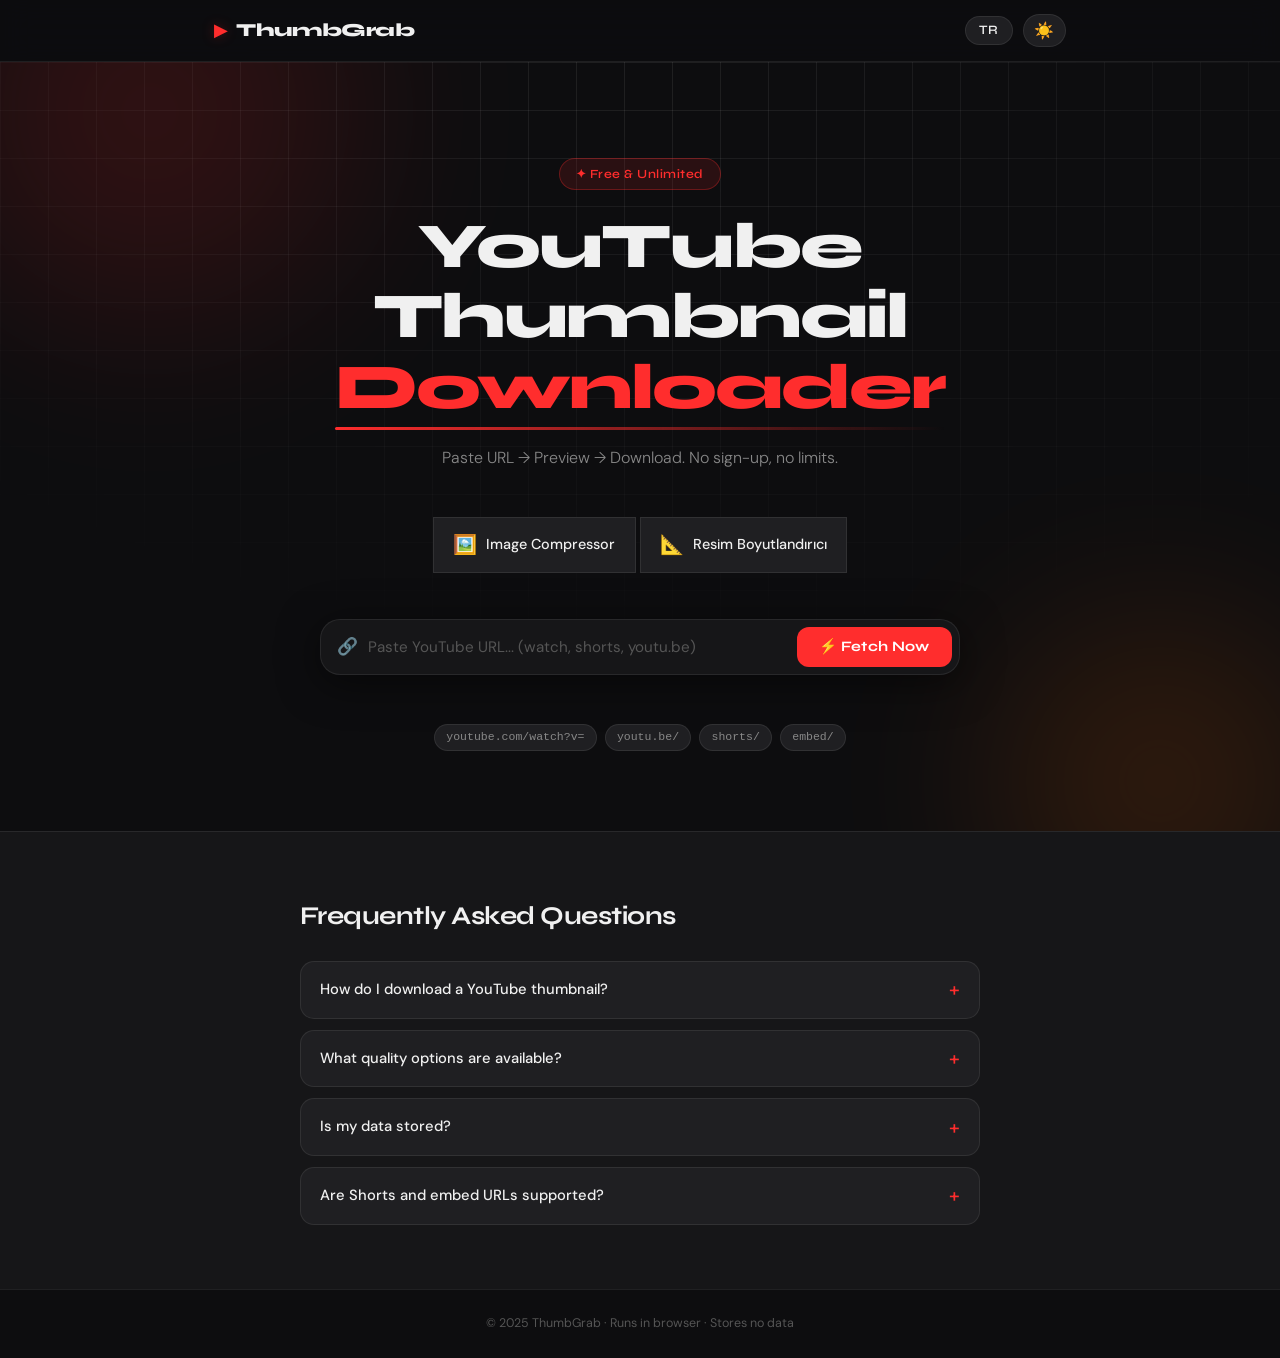
<file: index.html>
<!DOCTYPE html>
<html lang="tr" data-theme="dark">
<head>
  <meta charset="UTF-8" />
  <meta name="viewport" content="width=device-width, initial-scale=1.0" />

  <!-- SEO Meta Tags -->
  <title>YouTube Thumbnail İndirici | HD Küçük Resim İndir</title>
  <meta name="description" content="YouTube video URL'sini yapıştır, HD ve SD küçük resimleri anında önizle ve tek tıkla indir. Hızlı, güvenli, ücretsiz." />
  <meta name="robots" content="index, follow" />
  <meta name="theme-color" content="#ff0000" />

  <!-- Open Graph -->
  <meta property="og:title" content="YouTube Thumbnail İndirici" />
  <meta property="og:description" content="YouTube küçük resimlerini HD kalitede tek tıkla indir." />
  <meta property="og:type" content="website" />

  <!-- Fonts -->
  <link rel="preconnect" href="https://fonts.googleapis.com" />
  <link rel="preconnect" href="https://fonts.gstatic.com" crossorigin />
  <link href="https://fonts.googleapis.com/css2?family=Syne:wght@400;600;700;800&family=DM+Sans:wght@300;400;500&display=swap" rel="stylesheet" />

  <link rel="stylesheet" href="/css/style.css" />
</head>
<body>

  <!-- ═══ HEADER ═══ -->
  <header class="site-header" role="banner">
    <div class="header-inner">
      <div class="logo" aria-label="YouTube Thumbnail İndirici">
        <span class="logo-icon" aria-hidden="true">▶</span>
        <span class="logo-text" data-i18n="logo">ThumbGrab</span>
      </div>

      <div class="header-controls">
        <button class="lang-btn" id="langToggle" aria-label="Dil değiştir">
          <span id="langLabel">TR</span>
        </button>
        <button class="theme-btn" id="themeToggle" aria-label="Tema değiştir">
          <span class="theme-icon" id="themeIcon">☀️</span>
        </button>
      </div>
    </div>
  </header>

  <!-- ═══ HERO ═══ -->
  <main id="main-content">
    <section class="hero" aria-labelledby="hero-title">
      <div class="hero-bg" aria-hidden="true">
        <div class="glow glow-1"></div>
        <div class="glow glow-2"></div>
        <div class="grid-overlay"></div>
      </div>

      <div class="hero-content">
        <div class="badge" data-i18n="badge">✦ Ücretsiz &amp; Sınırsız</div>

        <h1 id="hero-title">
          <span data-i18n="heroLine1">YouTube Küçük Resim</span><br />
          <em data-i18n="heroLine2">İndirici</em>
        </h1>

        <p class="hero-sub" data-i18n="heroSub">
          URL yapıştır → Önizle → İndir. Kayıt yok, kısıtlama yok.
        </p>

        <!-- Tools Link - data-i18n eklendi -->
        <div class="tools-link">
  <a href="/tools/image-compressor.html" class="tool-card">
    <span class="tool-icon">🖼️</span>
    <span class="tool-name" data-i18n="toolName">Resim Sıkıştırıcı</span>
  </a>
  <a href="/tools/image-resizer.html" class="tool-card">
    <span class="tool-icon">📐</span>
    <span class="tool-name" data-i18n="toolResizerName">Resim Boyutlandırıcı</span>
  </a>
</div>
        <!-- ── Input alanı ── -->
        <div class="input-wrapper" role="search">
          <label for="urlInput" class="sr-only" data-i18n="inputLabel">YouTube video URL'si</label>
          <div class="input-row">
            <span class="input-icon" aria-hidden="true">🔗</span>
            <input
              type="url"
              id="urlInput"
              autocomplete="off"
              autocorrect="off"
              spellcheck="false"
              data-i18n-placeholder="inputPlaceholder"
              placeholder="YouTube URL yapıştır..."
              aria-describedby="urlError"
            />
            <button class="btn-extract" id="extractBtn" aria-label="Küçük resmi getir">
              <span class="btn-text" data-i18n="btnExtract">⚡ Anında Getir</span>
              <span class="btn-loader" aria-hidden="true"></span>
            </button>
          </div>
          <p class="error-msg" id="urlError" role="alert" aria-live="polite"></p>
        </div>

        <div class="format-tags" aria-label="Desteklenen URL formatları">
          <span>youtube.com/watch?v=</span>
          <span>youtu.be/</span>
          <span>shorts/</span>
          <span>embed/</span>
        </div>

        <div class="history-section" id="historySection" hidden>
          <div class="history-header">
            <span class="history-title" data-i18n="recentTitle">Son İndirilenler</span>
            <button class="history-clear" id="historyClear" type="button" data-i18n="recentClear">Temizle</button>
          </div>
          <div class="history-list" id="historyList"></div>
        </div>
      </div>
    </section>

    <!-- ═══ SONUÇ ALANI ═══ -->
    <section class="result-section" id="resultSection" aria-live="polite" aria-atomic="true" hidden>
      <div class="result-inner">
        <div class="video-meta">
          <span class="meta-label" data-i18n="videoId">Video ID:</span>
          <code class="video-id-display" id="videoIdDisplay"></code>
        </div>
        <div class="quality-grid" id="qualityGrid" role="list"></div>
      </div>
    </section>

    <!-- ═══ FAQ ═══ -->
    <section class="faq-section" aria-labelledby="faq-title">
      <div class="faq-inner">
        <h2 id="faq-title" data-i18n="faqTitle">Sık Sorulan Sorular</h2>
        <div class="faq-list" itemscope itemtype="https://schema.org/FAQPage">
          <details class="faq-item" itemscope itemprop="mainEntity" itemtype="https://schema.org/Question">
            <summary itemprop="name" data-i18n="faq1q">YouTube küçük resmi nasıl indirilir?</summary>
            <div class="faq-body" itemscope itemprop="acceptedAnswer" itemtype="https://schema.org/Answer">
              <p itemprop="text" data-i18n="faq1a">Video URL'sini yukarıdaki kutuya yapıştır, "Getir" düğmesine bas. İstediğin kaliteyi seç ve "İndir" butonuna tıkla.</p>
            </div>
          </details>
          <details class="faq-item" itemscope itemprop="mainEntity" itemtype="https://schema.org/Question">
            <summary itemprop="name" data-i18n="faq2q">Hangi kaliteler destekleniyor?</summary>
            <div class="faq-body" itemscope itemprop="acceptedAnswer" itemtype="https://schema.org/Answer">
              <p itemprop="text" data-i18n="faq2a">maxresdefault (1280×720), hqdefault (480×360) ve sddefault (640×480) kaliteleri sunulmaktadır.</p>
            </div>
          </details>
          <details class="faq-item" itemscope itemprop="mainEntity" itemtype="https://schema.org/Question">
            <summary itemprop="name" data-i18n="faq3q">Verilerim saklanıyor mu?</summary>
            <div class="faq-body" itemscope itemprop="acceptedAnswer" itemtype="https://schema.org/Answer">
              <p itemprop="text" data-i18n="faq3a">Hayır. Hiçbir veri sunucuya gönderilmez veya saklanmaz. Tüm işlem tarayıcınızda gerçekleşir.</p>
            </div>
          </details>
          <details class="faq-item" itemscope itemprop="mainEntity" itemtype="https://schema.org/Question">
            <summary itemprop="name" data-i18n="faq4q">Shorts ve embed URL'leri destekleniyor mu?</summary>
            <div class="faq-body" itemscope itemprop="acceptedAnswer" itemtype="https://schema.org/Answer">
              <p itemprop="text" data-i18n="faq4a">Evet. youtube.com/watch, youtu.be/, /shorts/ ve /embed/ formatlarının tamamı desteklenmektedir.</p>
            </div>
          </details>
        </div>
      </div>
    </section>
  </main>

  <footer class="site-footer" role="contentinfo">
    <p data-i18n="footer">© 2025 ThumbGrab · Tarayıcıda çalışır · Veri saklamaz</p>
  </footer>

  <script src="/js/script.js"></script>
</body>
</html>
</file>
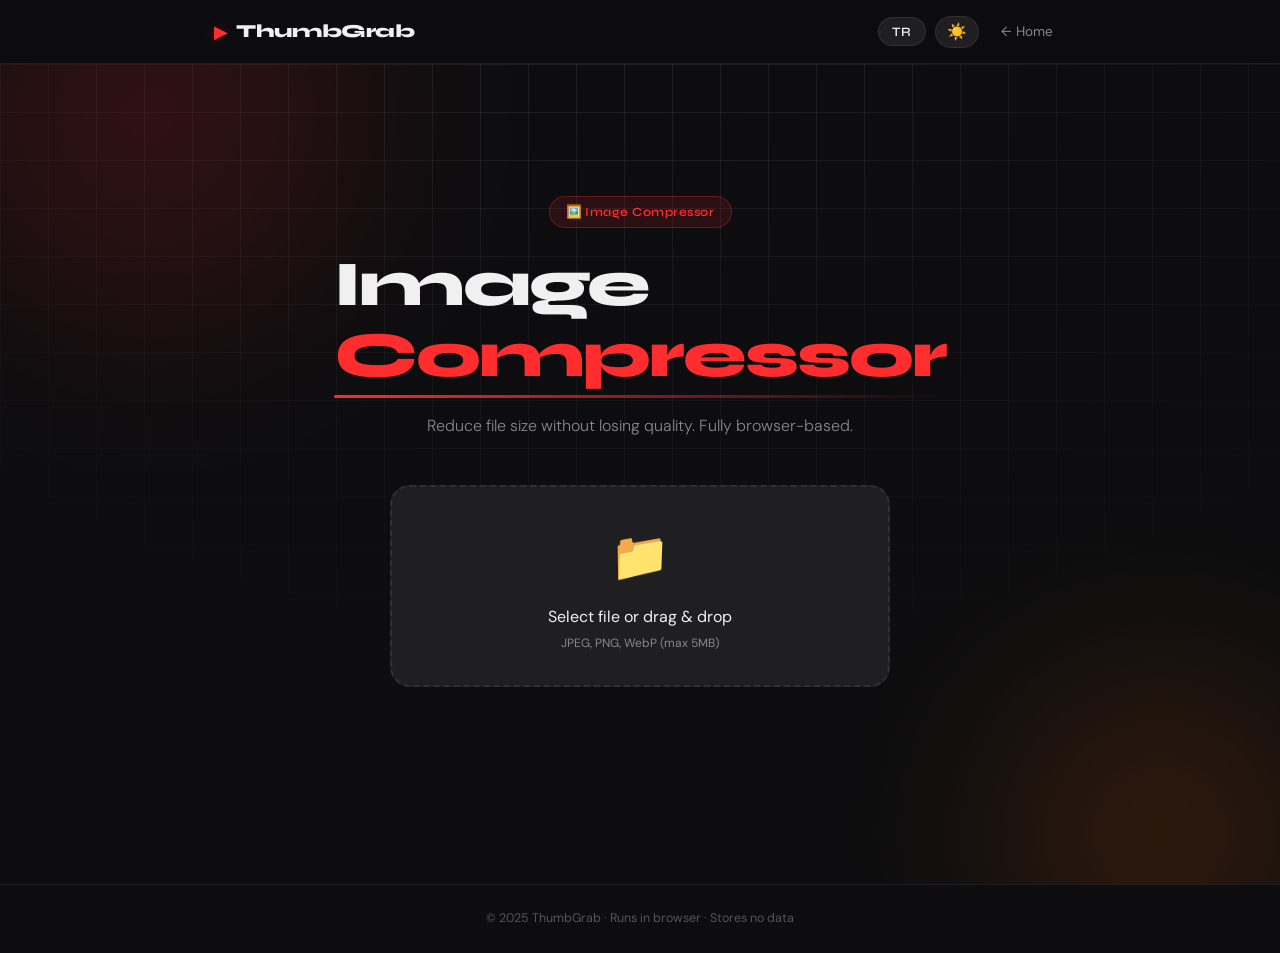
<file: tools/image-compressor.html>
<!DOCTYPE html>
<html lang="tr" data-theme="dark">
<head>
  <meta charset="UTF-8" />
  <meta name="viewport" content="width=device-width, initial-scale=1.0" />

  <title>Image Compressor | Sıkıştırıcı</title>
  <meta name="description" content="Resimleri kalite kaybetmeden sıkıştır. JPEG, PNG, WebP desteklenir." />
  <meta name="robots" content="index, follow" />
  <meta name="theme-color" content="#ff0000" />

  <link rel="preconnect" href="https://fonts.googleapis.com" />
  <link rel="preconnect" href="https://fonts.gstatic.com" crossorigin />
  <link href="https://fonts.googleapis.com/css2?family=Syne:wght@400;600;700;800&family=DM+Sans:wght@300;400;500&display=swap" rel="stylesheet" />

  <link rel="stylesheet" href="/css/style.css" />
  <link rel="stylesheet" href="/css/image-compressor.css" />
</head>
<body>

  <header class="site-header" role="banner">
    <div class="header-inner">
      <a href="/index.html" class="logo" aria-label="ThumbGrab Home">
        <span class="logo-icon" aria-hidden="true">▶</span>
        <span class="logo-text" data-i18n="logo">ThumbGrab</span>
      </a>

      <div class="header-controls">
        <button class="lang-btn" id="langToggle" aria-label="Dil değiştir">
          <span id="langLabel">TR</span>
        </button>
        <button class="theme-btn" id="themeToggle" aria-label="Tema değiştir">
          <span class="theme-icon" id="themeIcon">☀️</span>
        </button>
        <a href="/index.html" class="back-link" data-i18n="backLink">← Ana Sayfa</a>
      </div>
    </div>
  </header>

  <main id="main-content">
    <section class="compressor-hero" aria-labelledby="hero-title">
      <div class="hero-bg" aria-hidden="true">
        <div class="glow glow-1"></div>
        <div class="glow glow-2"></div>
        <div class="grid-overlay"></div>
      </div>

      <div class="hero-content">
        <div class="badge" data-i18n="badge">🖼️ Image Compressor</div>

        <h1 id="hero-title">
          <span data-i18n="heroLine1">Resim</span><br />
          <em data-i18n="heroLine2">Sıkıştırıcı</em>
        </h1>

        <p class="hero-sub" data-i18n="heroSub">
          Kalite kaybetmeden boyutunu azalt. Tamamen tarayıcıda çalışır.
        </p>

        <div class="upload-area" id="uploadArea">
          <input type="file" id="fileInput" accept="image/jpeg,image/png,image/webp" hidden />
          
          <div class="upload-content" id="uploadContent">
            <div class="upload-icon">📁</div>
            <p class="upload-text" data-i18n="uploadText">Dosya seç veya sürükle</p>
            <p class="upload-hint" data-i18n="uploadHint">JPEG, PNG, WebP (max 5MB)</p>
          </div>

          <div class="upload-loading" id="uploadLoading" hidden>
            <div class="loader"></div>
            <p data-i18n="compressing">Sıkıştırılıyor...</p>
          </div>
        </div>

        <div class="quality-control" id="qualityControl" hidden>
          <label for="qualitySlider" data-i18n="qualityLabel">Kalite: <span id="qualityValue">80%</span></label>
          <input type="range" id="qualitySlider" min="60" max="90" value="80" />
        </div>

        <div class="result-area" id="resultArea" hidden>
          <div class="preview-grid">
            <div class="preview-card">
              <h3 data-i18n="originalTitle">Original</h3>
              <div class="preview-img-wrap">
                <img id="originalPreview" alt="Original" />
              </div>
              <p class="file-size" id="originalSize">-</p>
            </div>

            <div class="preview-card">
              <h3 data-i18n="compressedTitle">Sıkıştırılmış</h3>
              <div class="preview-img-wrap">
                <img id="compressedPreview" alt="Compressed" />
              </div>
              <p class="file-size" id="compressedSize">-</p>
              <p class="savings" id="savingsText">-</p>
            </div>
          </div>

          <button class="btn-download-compressed" id="downloadBtn" disabled data-i18n="downloadBtn">
            ⬇ İndir
          </button>
        </div>

        <!-- HISTORY SECTION (yeni eklendi) -->
        <div class="history-section" id="historySection" hidden>
          <div class="history-header">
            <span class="history-title" data-i18n="historyTitle">Sıkıştırma Geçmişi</span>
            <button class="history-clear" id="historyClear" type="button" data-i18n="historyClear">Temizle</button>
          </div>
          <div class="history-list" id="historyList"></div>
        </div>

        <p class="error-msg" id="errorMsg" role="alert" aria-live="polite"></p>
      </div>
    </section>
  </main>

  <footer class="site-footer" role="contentinfo">
    <p data-i18n="footer">© 2025 ThumbGrab · Tarayıcıda çalışır · Veri saklamaz</p>
  </footer>

  <script src="/js/image-compressor.js"></script>
</body>
</html>
</file>
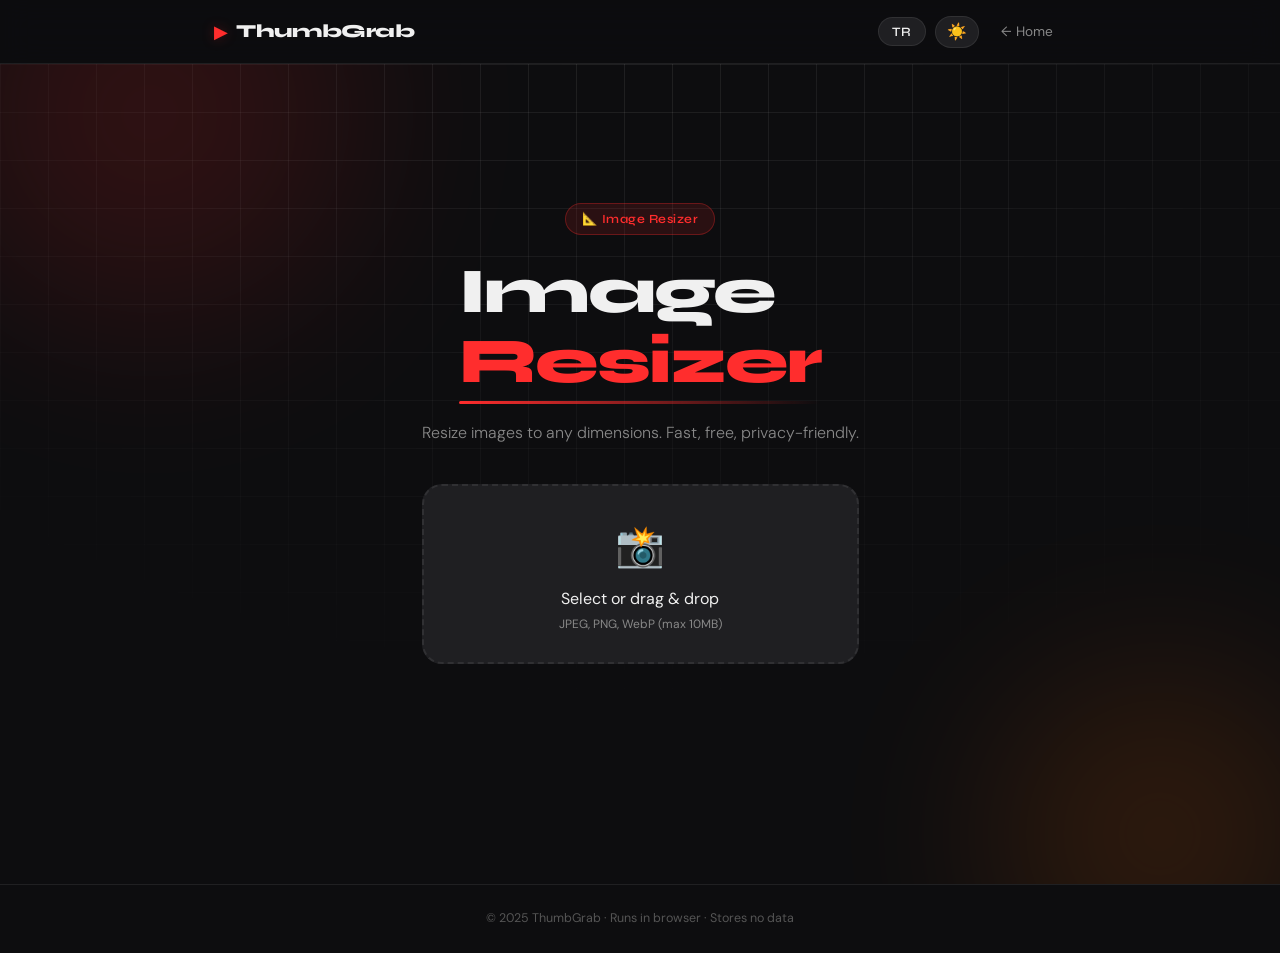
<file: tools/image-resizer.html>
<!DOCTYPE html>
<html lang="tr" data-theme="dark">
<head>
  <meta charset="UTF-8" />
  <meta name="viewport" content="width=device-width, initial-scale=1.0" />
  <title>Image Resizer | Görsel Boyutlandırıcı</title>
  <meta name="description" content="Görselleri kolayca yeniden boyutlandır. Kare, yatay, portre veya özel boyut. Tamamen tarayıcıda." />
  <meta name="robots" content="index, follow" />
  <meta name="theme-color" content="#ff0000" />

  <link rel="preconnect" href="https://fonts.googleapis.com" />
  <link rel="preconnect" href="https://fonts.gstatic.com" crossorigin />
  <link href="https://fonts.googleapis.com/css2?family=Syne:wght@400;600;700;800&family=DM+Sans:wght@300;400;500&display=swap" rel="stylesheet" />

  <link rel="stylesheet" href="/css/style.css" />
  <link rel="stylesheet" href="/css/image-resizer.css" />
</head>
<body>
  <header class="site-header" role="banner">
    <div class="header-inner">
      <a href="/index.html" class="logo" aria-label="ThumbGrab Home">
        <span class="logo-icon" aria-hidden="true">▶</span>
        <span class="logo-text" data-i18n="logo">ThumbGrab</span>
      </a>
      <div class="header-controls">
        <button class="lang-btn" id="langToggle" aria-label="Dil değiştir"><span id="langLabel">TR</span></button>
        <button class="theme-btn" id="themeToggle" aria-label="Tema değiştir"><span class="theme-icon" id="themeIcon">☀️</span></button>
        <a href="/index.html" class="back-link" data-i18n="backLink">← Ana Sayfa</a>
      </div>
    </div>
  </header>

  <main>
    <section class="resizer-hero" aria-labelledby="hero-title">
      <div class="hero-bg" aria-hidden="true"><div class="glow glow-1"></div><div class="glow glow-2"></div><div class="grid-overlay"></div></div>
      <div class="hero-content">
        <div class="badge" data-i18n="badge">🖼️ Image Resizer</div>
        <h1 id="hero-title"><span data-i18n="heroLine1">Görsel</span><br /><em data-i18n="heroLine2">Boyutlandırıcı</em></h1>
        <p class="hero-sub" data-i18n="heroSub">Resimleri istediğin boyuta getir. Hızlı, ücretsiz, gizlilik dostu.</p>

        <div class="upload-area" id="uploadArea">
          <input type="file" id="fileInput" accept="image/jpeg,image/png,image/webp" hidden />
          <div class="upload-content" id="uploadContent">
            <div class="upload-icon">📸</div>
            <p class="upload-text" data-i18n="uploadText">Dosya seç veya sürükle</p>
            <p class="upload-hint" data-i18n="uploadHint">JPEG, PNG, WebP (max 10MB)</p>
          </div>
          <div class="upload-loading" id="uploadLoading" hidden><div class="loader"></div><p data-i18n="processing">İşleniyor...</p></div>
        </div>

        <div class="resize-controls" id="resizeControls" hidden>
          <div class="preset-buttons">
            <button type="button" data-preset="square" class="preset-btn" data-i18n="presetSquare">Kare 1080x1080</button>
            <button type="button" data-preset="landscape" class="preset-btn" data-i18n="presetLandscape">Yatay 1920x1080</button>
            <button type="button" data-preset="portrait" class="preset-btn" data-i18n="presetPortrait">Portre 1080x1350</button>
          </div>
          <div class="custom-size">
            <div class="size-input-group">
              <label data-i18n="widthLabel">Genişlik:</label>
              <input type="number" id="widthInput" value="1080" min="32" max="4000" step="1" />
              <span class="unit">px</span>
            </div>
            <div class="size-input-group">
              <label data-i18n="heightLabel">Yükseklik:</label>
              <input type="number" id="heightInput" value="1080" min="32" max="4000" step="1" />
              <span class="unit">px</span>
            </div>
            <div class="aspect-check">
              <input type="checkbox" id="keepAspect" checked />
              <label for="keepAspect" data-i18n="keepAspect">En-boy oranını koru</label>
            </div>
          </div>
          <div class="format-quality">
            <label data-i18n="formatLabel">Çıktı formatı:</label>
            <select id="outputFormat">
              <option value="image/jpeg">JPEG</option>
              <option value="image/png">PNG</option>
              <option value="image/webp">WebP</option>
            </select>
            <div class="quality-slider-wrapper" id="jpegQualityWrapper">
              <label data-i18n="qualityLabel">Kalite: <span id="qualityValue">85</span>%</label>
              <input type="range" id="qualitySlider" min="60" max="95" value="85" />
            </div>
          </div>
          <button class="btn-resize" id="resizeBtn" data-i18n="resizeBtn">Boyutlandır</button>
        </div>

        <div class="result-area" id="resultArea" hidden>
          <div class="preview-grid">
            <div class="preview-card"><h3 data-i18n="originalTitle">Orijinal</h3><div class="preview-img-wrap"><img id="originalPreview" alt="Original" /></div><p class="file-size" id="originalSize">-</p><p class="dimensions" id="originalDims"></p></div>
            <div class="preview-card"><h3 data-i18n="resizedTitle">Boyutlandırılmış</h3><div class="preview-img-wrap"><img id="resizedPreview" alt="Resized" /></div><p class="file-size" id="resizedSize">-</p><p class="dimensions" id="resizedDims"></p><p class="savings" id="sizeDiff"></p></div>
          </div>
          <button class="btn-download-resized" id="downloadBtn" disabled data-i18n="downloadBtn">⬇ İndir</button>
        </div>

        <div class="history-section" id="historySection" hidden>
          <div class="history-header"><span class="history-title" data-i18n="historyTitle">Boyutlandırma Geçmişi</span><button class="history-clear" id="historyClear" data-i18n="historyClear">Temizle</button></div>
          <div class="history-list" id="historyList"></div>
        </div>
        <p class="error-msg" id="errorMsg" role="alert"></p>
      </div>
    </section>
  </main>

  <footer class="site-footer"><p data-i18n="footer">© 2025 ThumbGrab · Tarayıcıda çalışır · Veri saklamaz</p></footer>

  <script src="/js/image-resizer.js"></script>
</body>
</html>
</file>
<file: css/style.css>
/* ═══════════════════════════════════════════════
   ThumbGrab · style.css
   Author: ThumbGrab
   Theme: Dark-first, YouTube-red accent, Syne + DM Sans
   ═══════════════════════════════════════════════ */

/* ── 1. CSS Variables ── */
:root {
  --red: #ff2d2d;
  --red-dim: #cc1f1f;
  --red-glow: rgba(255, 45, 45, 0.25);
  --green: #22c55e;
  --green-dim: #16a34a;

  /* Dark theme */
  --bg: #0d0d0f;
  --surface: #161618;
  --surface-2: #1f1f22;
  --border: rgba(255, 255, 255, 0.08);
  --text: #f0f0f0;
  --text-muted: #888;
  --text-faint: #555;

  --font-display: 'Syne', sans-serif;
  --font-body: 'DM Sans', sans-serif;

  --radius: 14px;
  --radius-lg: 20px;
  --radius-pill: 999px;
  --transition: 0.22s cubic-bezier(0.4, 0, 0.2, 1);
  --shadow: 0 8px 40px rgba(0, 0, 0, 0.5);
}

[data-theme="light"] {
  --bg: #f5f5f7;
  --surface: #ffffff;
  --surface-2: #ebebed;
  --border: rgba(0, 0, 0, 0.08);
  --text: #111;
  --text-muted: #666;
  --text-faint: #aaa;
  --shadow: 0 8px 40px rgba(0, 0, 0, 0.12);
}

/* ── 2. Reset & Base ── */
*, *::before, *::after { box-sizing: border-box; margin: 0; padding: 0; }

html {
  scroll-behavior: smooth;
  -webkit-text-size-adjust: 100%;
}

body {
  font-family: var(--font-body);
  background: var(--bg);
  color: var(--text);
  min-height: 100dvh;
  line-height: 1.6;
  transition: background var(--transition), color var(--transition);
  overflow-x: hidden;
}

/* Screen-reader only */
.sr-only {
  position: absolute; width: 1px; height: 1px;
  padding: 0; margin: -1px; overflow: hidden;
  clip: rect(0,0,0,0); white-space: nowrap; border: 0;
}

/* ── 3. Header ── */
.site-header {
  position: sticky; top: 0; z-index: 100;
  backdrop-filter: blur(16px) saturate(1.4);
  -webkit-backdrop-filter: blur(16px) saturate(1.4);
  background: rgba(13, 13, 15, 0.75);
  border-bottom: 1px solid var(--border);
  transition: background var(--transition);
}

[data-theme="light"] .site-header {
  background: rgba(245, 245, 247, 0.85);
}

.header-inner {
  max-width: 900px;
  margin: 0 auto;
  padding: 0.9rem 1.5rem;
  display: flex;
  align-items: center;
  justify-content: space-between;
}

.logo {
  display: flex;
  align-items: center;
  gap: 0.5rem;
  text-decoration: none;
  color: var(--text);
}

.logo-icon {
  font-size: 1.1rem;
  color: var(--red);
  filter: drop-shadow(0 0 6px var(--red-glow));
  animation: pulse-icon 3s ease-in-out infinite;
}

@keyframes pulse-icon {
  0%, 100% { filter: drop-shadow(0 0 4px var(--red-glow)); }
  50% { filter: drop-shadow(0 0 12px var(--red-glow)); }
}

.logo-text {
  font-family: var(--font-display);
  font-weight: 800;
  font-size: 1.15rem;
  letter-spacing: -0.02em;
}

.header-controls {
  display: flex;
  align-items: center;
  gap: 0.6rem;
}

.lang-btn, .theme-btn {
  background: var(--surface-2);
  border: 1px solid var(--border);
  color: var(--text);
  border-radius: var(--radius-pill);
  padding: 0.35rem 0.85rem;
  font-family: var(--font-display);
  font-size: 0.8rem;
  font-weight: 600;
  cursor: pointer;
  transition: background var(--transition), transform var(--transition), border-color var(--transition);
  letter-spacing: 0.04em;
}

.lang-btn:hover, .theme-btn:hover {
  background: var(--surface);
  border-color: var(--red);
  transform: translateY(-1px);
}

.theme-btn { padding: 0.35rem 0.65rem; font-size: 1rem; }

/* ── 4. Hero Section ── */
.hero {
  position: relative;
  padding: 6rem 1.5rem 5rem;
  text-align: center;
  overflow: hidden;
}

/* Glow orbs */
.hero-bg { position: absolute; inset: 0; pointer-events: none; overflow: hidden; }

.glow {
  position: absolute;
  border-radius: 50%;
  filter: blur(80px);
  opacity: 0.18;
  animation: float-glow 8s ease-in-out infinite alternate;
}

[data-theme="light"] .glow { opacity: 0.12; }

.glow-1 {
  width: 500px; height: 500px;
  background: radial-gradient(circle, var(--red), transparent);
  top: -200px; left: -100px;
}

.glow-2 {
  width: 400px; height: 400px;
  background: radial-gradient(circle, #ff6b00, transparent);
  bottom: -150px; right: -80px;
  animation-delay: 3s;
}

@keyframes float-glow {
  from { transform: translate(0, 0) scale(1); }
  to   { transform: translate(30px, 20px) scale(1.08); }
}

.grid-overlay {
  position: absolute; inset: 0;
  background-image:
    linear-gradient(var(--border) 1px, transparent 1px),
    linear-gradient(90deg, var(--border) 1px, transparent 1px);
  background-size: 48px 48px;
  mask-image: radial-gradient(ellipse 80% 80% at 50% 0%, black 0%, transparent 100%);
}

/* Hero content */
.hero-content {
  position: relative;
  max-width: 720px;
  margin: 0 auto;
  display: flex;
  flex-direction: column;
  align-items: center;
  gap: 1.4rem;
}

.badge {
  display: inline-flex;
  align-items: center;
  gap: 0.4rem;
  background: rgba(255, 45, 45, 0.12);
  border: 1px solid rgba(255, 45, 45, 0.3);
  color: var(--red);
  border-radius: var(--radius-pill);
  padding: 0.3rem 1rem;
  font-size: 0.78rem;
  font-weight: 600;
  letter-spacing: 0.04em;
  font-family: var(--font-display);
  animation: fade-in-down 0.6s ease both;
}

@keyframes fade-in-down {
  from { opacity: 0; transform: translateY(-12px); }
  to   { opacity: 1; transform: translateY(0); }
}

h1 {
  font-family: var(--font-display);
  font-size: clamp(2.4rem, 6vw, 4rem);
  font-weight: 800;
  line-height: 1.1;
  letter-spacing: -0.03em;
  color: var(--text);
  animation: fade-in-up 0.7s 0.1s ease both;
}

h1 em {
  font-style: normal;
  color: var(--red);
  position: relative;
}

h1 em::after {
  content: '';
  position: absolute;
  left: 0; bottom: -4px; right: 0;
  height: 3px;
  background: linear-gradient(90deg, var(--red), transparent);
  border-radius: 2px;
}

@keyframes fade-in-up {
  from { opacity: 0; transform: translateY(20px); }
  to   { opacity: 1; transform: translateY(0); }
}

.hero-sub {
  color: var(--text-muted);
  font-size: 1rem;
  font-weight: 300;
  animation: fade-in-up 0.7s 0.2s ease both;
}

/* ── 5. Input wrapper ── */
.input-wrapper {
  width: 100%;
  max-width: 640px;
  display: flex;
  flex-direction: column;
  gap: 0.5rem;
  animation: fade-in-up 0.7s 0.3s ease both;
}

.input-row {
  display: flex;
  align-items: center;
  background: var(--surface);
  border: 1.5px solid var(--border);
  border-radius: var(--radius-lg);
  padding: 0.45rem 0.45rem 0.45rem 1rem;
  gap: 0.6rem;
  transition: border-color var(--transition), box-shadow var(--transition);
  box-shadow: var(--shadow);
}

.input-row:focus-within {
  border-color: var(--red);
  box-shadow: 0 0 0 3px var(--red-glow), var(--shadow);
}

.input-icon { font-size: 1.05rem; flex-shrink: 0; opacity: 0.7; }

#urlInput {
  flex: 1;
  background: none;
  border: none;
  outline: none;
  font-family: var(--font-body);
  font-size: 0.95rem;
  color: var(--text);
  min-width: 0;
}

#urlInput::placeholder { color: var(--text-faint); }

.btn-extract {
  background: var(--red);
  color: #fff;
  border: none;
  border-radius: 12px;
  padding: 0.7rem 1.4rem;
  font-family: var(--font-display);
  font-size: 0.9rem;
  font-weight: 700;
  cursor: pointer;
  letter-spacing: 0.02em;
  display: flex;
  align-items: center;
  gap: 0.5rem;
  transition: background var(--transition), transform var(--transition), box-shadow var(--transition);
  flex-shrink: 0;
  position: relative;
  overflow: hidden;
}

.btn-text {
  display: flex;
  align-items: center;
  gap: 0.4rem;
}

.btn-extract:hover {
  background: var(--red-dim);
  transform: translateY(-1px);
  box-shadow: 0 6px 20px rgba(255, 45, 45, 0.4);
}

.btn-extract:active { transform: translateY(0); }

.btn-extract.loading .btn-text { opacity: 0; }
.btn-extract.loading .btn-loader { display: block; }

.btn-loader {
  display: none;
  position: absolute;
  left: 50%; top: 50%;
  transform: translate(-50%, -50%);
  width: 18px; height: 18px;
  border: 2.5px solid rgba(255,255,255,0.4);
  border-top-color: #fff;
  border-radius: 50%;
  animation: spin 0.7s linear infinite;
}

@keyframes spin {
  to { transform: translate(-50%, -50%) rotate(360deg); }
}

/* Error */
.error-msg {
  color: var(--red);
  font-size: 0.82rem;
  text-align: left;
  padding-left: 0.5rem;
  min-height: 1.2rem;
  font-weight: 500;
}

/* Format tags */
.format-tags {
  display: flex;
  flex-wrap: wrap;
  gap: 0.5rem;
  justify-content: center;
  animation: fade-in-up 0.7s 0.4s ease both;
}

.format-tags span {
  font-size: 0.72rem;
  background: var(--surface-2);
  border: 1px solid var(--border);
  color: var(--text-muted);
  border-radius: var(--radius-pill);
  padding: 0.2rem 0.7rem;
  font-family: 'Courier New', monospace;
}

/* Tools Link */
.tools-link {
  margin: 1.5rem 0;
  animation: fade-in-up 0.5s 0.3s ease both;
}

.tool-card {
  display: inline-flex;
  align-items: center;
  gap: 0.6rem;
  padding: 0.7rem 1.2rem;
  background: var(--surface-2);
  border: 1px solid var(--border);
  border-radius: var(--radius-md);
  color: var(--text);
  text-decoration: none;
  font-size: 0.9rem;
  font-weight: 500;
  transition: all var(--transition);
}

.tool-card:hover {
  border-color: var(--red);
  background: var(--surface-3);
  transform: translateY(-2px);
  box-shadow: 0 4px 15px rgba(255, 45, 45, 0.2);
}

.tool-icon {
  font-size: 1.2rem;
}

/* History Section */
.history-section {
  margin-top: 1.5rem;
  animation: fade-in-up 0.5s ease both;
}

.history-header {
  display: flex;
  justify-content: space-between;
  align-items: center;
  margin-bottom: 0.75rem;
}

.history-title {
  font-size: 0.8rem;
  font-weight: 600;
  color: var(--text-muted);
  text-transform: uppercase;
  letter-spacing: 0.05em;
}

.history-clear {
  background: none;
  border: none;
  color: var(--text-muted);
  font-size: 0.7rem;
  cursor: pointer;
  padding: 0.25rem 0.5rem;
  border-radius: var(--radius-sm);
  transition: color var(--transition), background var(--transition);
}

.history-clear:hover {
  color: var(--text);
  background: var(--surface-2);
}

.history-list {
  display: flex;
  gap: 0.75rem;
  flex-wrap: wrap;
}

@media (min-width: 601px) {
  .history-list {
    gap: 1rem;
  }
  
  .history-item {
    min-width: 140px;
  }
}

.history-item {
  display: flex;
  align-items: center;
  gap: 0.6rem;
  background: var(--surface-2);
  border: 1px solid var(--border);
  border-radius: var(--radius-md);
  padding: 0.5rem 0.75rem;
  cursor: pointer;
  transition: all var(--transition);
}

.history-item:hover {
  border-color: var(--red);
  background: var(--surface-3);
  transform: translateY(-2px);
}

.history-item img {
  width: 64px;
  height: 48px;
  object-fit: cover;
  border-radius: var(--radius-sm);
}

.history-id {
  font-size: 0.75rem;
  font-family: 'Courier New', monospace;
  color: var(--text-muted);
}

.history-empty {
  font-size: 0.8rem;
  color: var(--text-muted);
  font-style: italic;
}

/* ── 6. Result Section ── */
.result-section {
  padding: 2rem 1.5rem 4rem;
  max-width: 900px;
  margin: 0 auto;
  animation: fade-in-up 0.5s ease both;
}

.result-inner { display: flex; flex-direction: column; gap: 1.8rem; }

.video-meta {
  display: flex;
  align-items: center;
  gap: 0.6rem;
  font-size: 0.82rem;
}

.meta-label { color: var(--text-muted); font-weight: 500; }

.video-id-display {
  background: var(--surface-2);
  border: 1px solid var(--border);
  border-radius: 6px;
  padding: 0.15rem 0.6rem;
  font-size: 0.82rem;
  color: var(--red);
  font-family: 'Courier New', monospace;
  letter-spacing: 0.04em;
}

/* Quality grid */
.quality-grid {
  display: grid;
  grid-template-columns: repeat(auto-fit, minmax(260px, 1fr));
  gap: 1.2rem;
}

/* Quality card */
.quality-card {
  background: var(--surface);
  border: 1px solid var(--border);
  border-radius: var(--radius-lg);
  overflow: hidden;
  transition: transform var(--transition), border-color var(--transition), box-shadow var(--transition);
  cursor: default;
}

.quality-card:hover {
  transform: translateY(-4px);
  border-color: var(--red);
  box-shadow: 0 12px 40px rgba(255, 45, 45, 0.15);
}

.card-img-wrap {
  position: relative;
  overflow: hidden;
  background: var(--surface-2);
  aspect-ratio: 16/9;
}

.card-img-wrap img {
  width: 100%; height: 100%;
  object-fit: cover;
  display: block;
  loading: lazy;
  transition: transform 0.4s ease, filter 0.3s ease;
  filter: brightness(0.95);
}

.quality-card:hover .card-img-wrap img {
  transform: scale(1.03);
  filter: brightness(1);
}

/* Skeleton loader for images */
.card-img-wrap.skeleton::before {
  content: '';
  position: absolute; inset: 0;
  background: linear-gradient(90deg,
    var(--surface-2) 25%,
    var(--border) 50%,
    var(--surface-2) 75%);
  background-size: 200% 100%;
  animation: shimmer 1.4s infinite;
}

@keyframes shimmer {
  from { background-position: 200% 0; }
  to   { background-position: -200% 0; }
}

.card-body {
  padding: 1rem;
  display: flex;
  flex-direction: column;
  gap: 0.7rem;
}

.card-meta {
  display: flex;
  align-items: center;
  justify-content: space-between;
}

.quality-label {
  font-family: var(--font-display);
  font-weight: 700;
  font-size: 0.9rem;
  letter-spacing: 0.01em;
}

.quality-res {
  font-size: 0.75rem;
  color: var(--text-muted);
  background: var(--surface-2);
  border-radius: var(--radius-pill);
  padding: 0.15rem 0.6rem;
  border: 1px solid var(--border);
}

.card-actions {
  display: flex;
  gap: 0.6rem;
}

/* Buttons inside cards */
.btn-download, .btn-copy {
  flex: 1;
  display: flex;
  align-items: center;
  justify-content: center;
  gap: 0.4rem;
  border-radius: 10px;
  padding: 0.6rem 0.8rem;
  font-family: var(--font-display);
  font-size: 0.8rem;
  font-weight: 700;
  cursor: pointer;
  border: none;
  transition: background var(--transition), transform var(--transition), box-shadow var(--transition);
  text-decoration: none;
  letter-spacing: 0.02em;
}

.btn-download {
  background: var(--red);
  color: #fff;
}

.btn-download:hover {
  background: var(--red-dim);
  transform: translateY(-1px);
  box-shadow: 0 4px 16px rgba(255, 45, 45, 0.4);
}

.btn-copy {
  background: var(--surface-2);
  color: var(--text);
  border: 1px solid var(--border);
}

.btn-copy:hover {
  background: var(--border);
  transform: translateY(-1px);
}

.btn-copy.copied {
  border-color: #22c55e;
  color: #22c55e;
}

/* ── 7. FAQ Section ── */
.faq-section {
  background: var(--surface);
  border-top: 1px solid var(--border);
  padding: 4rem 1.5rem;
}

.faq-inner {
  max-width: 680px;
  margin: 0 auto;
  display: flex;
  flex-direction: column;
  gap: 1.5rem;
}

.faq-inner h2 {
  font-family: var(--font-display);
  font-size: 1.6rem;
  font-weight: 700;
  letter-spacing: -0.02em;
}

.faq-list { display: flex; flex-direction: column; gap: 0.7rem; }

.faq-item {
  background: var(--surface-2);
  border: 1px solid var(--border);
  border-radius: var(--radius);
  overflow: hidden;
  transition: border-color var(--transition);
}

.faq-item[open] { border-color: rgba(255, 45, 45, 0.4); }

.faq-item summary {
  padding: 1rem 1.2rem;
  cursor: pointer;
  font-weight: 500;
  font-size: 0.92rem;
  display: flex;
  align-items: center;
  justify-content: space-between;
  list-style: none;
  user-select: none;
  color: var(--text);
}

.faq-item summary::-webkit-details-marker { display: none; }

.faq-item summary::after {
  content: '+';
  font-size: 1.2rem;
  color: var(--red);
  transition: transform var(--transition);
  line-height: 1;
}

.faq-item[open] summary::after { transform: rotate(45deg); }

.faq-body {
  padding: 0 1.2rem 1rem;
  font-size: 0.88rem;
  color: var(--text-muted);
  line-height: 1.65;
}

/* ── 8. Footer ── */
.site-footer {
  text-align: center;
  padding: 1.5rem;
  font-size: 0.78rem;
  color: var(--text-faint);
  border-top: 1px solid var(--border);
}

/* ── 9. Responsive ── */
@media (max-width: 600px) {
  .hero { padding: 4rem 1rem 3.5rem; }

  h1 { font-size: 2rem; }

  .input-row { flex-direction: column; align-items: stretch; padding: 0.6rem; gap: 0.5rem; }

  .btn-extract { width: 100%; justify-content: center; padding: 0.85rem; }

  .quality-grid { grid-template-columns: 1fr; }

  .card-actions { flex-direction: column; }

  .format-tags { display: none; }
}

/* ── 10. Accessibility: Reduced Motion ── */
@media (prefers-reduced-motion: reduce) {
  *, *::before, *::after { animation-duration: 0.01ms !important; transition-duration: 0.01ms !important; }
}

/* ── 11. Hidden utility ── */
[hidden] { display: none !important; }
</file>
<file: css/image-compressor.css>
/* ═══════════════════════════════════════════════
   Image Compressor Styles
   Matches existing dark theme
   ═══════════════════════════════════════════════ */

/* Back Link */
.back-link {
  color: var(--text-muted);
  text-decoration: none;
  font-size: 0.85rem;
  padding: 0.4rem 0.8rem;
  border-radius: var(--radius-sm);
  transition: all var(--transition);
}

.back-link:hover {
  color: var(--text);
  background: var(--surface-2);
}

/* Compressor Hero */
.compressor-hero {
  min-height: calc(100vh - 80px);
  display: flex;
  flex-direction: column;
  align-items: center;
  justify-content: center;
  padding: 4rem 1rem 3rem;
  position: relative;
}

/* Upload Area */
.upload-area {
  width: 100%;
  max-width: 500px;
  min-height: 200px;
  border: 2px dashed var(--border);
  border-radius: var(--radius-lg);
  background: var(--surface-2);
  cursor: pointer;
  transition: all var(--transition);
  display: flex;
  align-items: center;
  justify-content: center;
  margin: 1.5rem 0;
}

.upload-area:hover,
.upload-area.dragover {
  border-color: var(--red);
  background: var(--surface-3);
}

.upload-content {
  text-align: center;
  padding: 2rem;
}

.upload-icon {
  font-size: 3rem;
  margin-bottom: 0.5rem;
}

.upload-text {
  font-size: 1rem;
  color: var(--text);
  margin-bottom: 0.25rem;
}

.upload-hint {
  font-size: 0.75rem;
  color: var(--text-muted);
}

.upload-loading {
  text-align: center;
  padding: 2rem;
}

.upload-loading .loader {
  width: 40px;
  height: 40px;
  border: 3px solid var(--surface-3);
  border-top-color: var(--red);
  border-radius: 50%;
  animation: spin 0.8s linear infinite;
  margin: 0 auto 1rem;
}

@keyframes spin {
  to { transform: rotate(360deg); }
}

/* Quality Control - FIXED TRACK VISIBILITY */
.quality-control {
  width: 100%;
  max-width: 400px;
  margin: 1rem 0;
  text-align: center;
}

.quality-control label {
  display: block;
  font-size: 0.85rem;
  color: var(--text-muted);
  margin-bottom: 0.5rem;
}

.quality-control label span {
  color: var(--red);
  font-weight: 600;
}

/* Range input - complete styling */
.quality-control input[type="range"] {
  width: 100%;
  height: 8px;
  -webkit-appearance: none;
  appearance: none;
  background: transparent;
  outline: none;
}

/* Track (the line) */
.quality-control input[type="range"]::-webkit-slider-runnable-track {
  width: 100%;
  height: 8px;
  background: var(--surface-3);
  border-radius: 4px;
  border: none;
}

.quality-control input[type="range"]::-moz-range-track {
  width: 100%;
  height: 8px;
  background: var(--surface-3);
  border-radius: 4px;
}

/* Thumb (red dot) */
.quality-control input[type="range"]::-webkit-slider-thumb {
  -webkit-appearance: none;
  appearance: none;
  width: 18px;
  height: 18px;
  background: var(--red);
  border-radius: 50%;
  cursor: pointer;
  margin-top: -5px;
  transition: transform var(--transition);
}

.quality-control input[type="range"]::-webkit-slider-thumb:hover {
  transform: scale(1.1);
}

.quality-control input[type="range"]::-moz-range-thumb {
  width: 18px;
  height: 18px;
  background: var(--red);
  border-radius: 50%;
  cursor: pointer;
  border: none;
}

/* Result Area */
.result-area {
  width: 100%;
  max-width: 700px;
  margin-top: 1.5rem;
  animation: fade-in-up 0.5s ease both;
}

.preview-grid {
  display: grid;
  grid-template-columns: 1fr 1fr;
  gap: 1.5rem;
  margin-bottom: 1.5rem;
}

.preview-card {
  background: var(--surface-2);
  border: 1px solid var(--border);
  border-radius: var(--radius-md);
  padding: 1rem;
}

.preview-card h3 {
  font-size: 0.8rem;
  font-weight: 600;
  color: var(--text-muted);
  text-transform: uppercase;
  letter-spacing: 0.05em;
  margin-bottom: 0.75rem;
  text-align: center;
}

.preview-img-wrap {
  width: 100%;
  aspect-ratio: 16/9;
  background: var(--surface-3);
  border-radius: var(--radius-sm);
  overflow: hidden;
  display: flex;
  align-items: center;
  justify-content: center;
  margin-bottom: 0.75rem;
}

.preview-img-wrap img {
  max-width: 100%;
  max-height: 100%;
  object-fit: contain;
}

.file-size {
  font-size: 0.85rem;
  color: var(--text);
  text-align: center;
  font-weight: 500;
}

.savings {
  font-size: 0.9rem;
  font-weight: 700;
  text-align: center;
  margin-top: 0.25rem;
}

/* Download Button */
.btn-download-compressed {
  display: block;
  width: 100%;
  max-width: 300px;
  margin: 0 auto;
  padding: 0.9rem 1.5rem;
  background: var(--green);
  color: #fff;
  border: none;
  border-radius: var(--radius-md);
  font-family: var(--font-display);
  font-size: 1rem;
  font-weight: 600;
  cursor: pointer;
  transition: all var(--transition);
}

.btn-download-compressed:hover:not(:disabled) {
  background: #22c55e;
  transform: translateY(-2px);
  box-shadow: 0 6px 20px rgba(34, 197, 94, 0.4);
}

.btn-download-compressed:disabled {
  opacity: 0.5;
  cursor: not-allowed;
}

/* History Section (yeni) */
.history-section {
  margin-top: 2rem;
  width: 100%;
  max-width: 500px;
}

.history-header {
  display: flex;
  justify-content: space-between;
  align-items: center;
  margin-bottom: 0.75rem;
}

.history-title {
  font-size: 0.8rem;
  font-weight: 600;
  color: var(--text-muted);
  text-transform: uppercase;
  letter-spacing: 0.05em;
}

.history-clear {
  background: none;
  border: none;
  color: var(--text-muted);
  font-size: 0.7rem;
  cursor: pointer;
  padding: 0.25rem 0.5rem;
  border-radius: var(--radius-sm);
  transition: color var(--transition), background var(--transition);
}

.history-clear:hover {
  color: var(--text);
  background: var(--surface-2);
}

.history-list {
  display: flex;
  flex-direction: column;
  gap: 0.5rem;
  max-height: 200px;
  overflow-y: auto;
}

.history-item {
  background: var(--surface-2);
  border: 1px solid var(--border);
  border-radius: var(--radius-md);
  padding: 0.5rem 0.75rem;
  font-size: 0.8rem;
  display: flex;
  justify-content: space-between;
  align-items: center;
}

.history-filename {
  font-weight: 500;
  white-space: nowrap;
  overflow: hidden;
  text-overflow: ellipsis;
  max-width: 200px;
}

.history-savings {
  color: var(--green);
  font-weight: 600;
}

.history-empty {
  font-size: 0.8rem;
  color: var(--text-muted);
  font-style: italic;
  text-align: center;
  padding: 1rem;
}

/* Error Message */
.error-msg {
  color: var(--red);
  font-size: 0.85rem;
  margin-top: 1rem;
  text-align: center;
}

/* Mobile Responsive */
@media (max-width: 600px) {
  .preview-grid {
    grid-template-columns: 1fr;
    gap: 1rem;
  }

  .upload-area {
    min-height: 160px;
  }

  .upload-icon {
    font-size: 2.5rem;
  }

  .history-filename {
    max-width: 120px;
  }
}
/* ── Mobilde Header Düzenlemesi (Ana Sayfa yazısı kaybolmasın) ── */
/* Mobilde Ana Sayfa linkini gizle */
@media (max-width: 600px) {
  .back-link {
    display: none;
  }
}
</file>
<file: css/image-resizer.css>
/* Image Resizer Styles - Consistent with dark/light theme */

.resizer-hero {
  min-height: calc(100vh - 80px);
  display: flex;
  flex-direction: column;
  align-items: center;
  justify-content: center;
  padding: 2rem 1rem 3rem;
  position: relative;
}

.upload-area {
  width: 100%;
  max-width: 500px;
  min-height: 180px;
  border: 2px dashed var(--border);
  border-radius: var(--radius-lg);
  background: var(--surface-2);
  cursor: pointer;
  transition: all var(--transition);
  display: flex;
  align-items: center;
  justify-content: center;
  margin: 1rem 0;
}
.upload-area:hover, .upload-area.dragover {
  border-color: var(--red);
  background: var(--surface-3);
}
.upload-content, .upload-loading { text-align: center; padding: 1.5rem; }
.upload-icon { font-size: 2.5rem; margin-bottom: 0.5rem; }
.upload-text { font-size: 1rem; margin-bottom: 0.25rem; }
.upload-hint { font-size: 0.75rem; color: var(--text-muted); }
.loader { width: 40px; height: 40px; border: 3px solid var(--surface-3); border-top-color: var(--red); border-radius: 50%; animation: spin 0.8s linear infinite; margin: 0 auto 1rem; }
@keyframes spin { to { transform: rotate(360deg); } }

.resize-controls {
  width: 100%;
  max-width: 520px;
  background: var(--surface);
  border: 1px solid var(--border);
  border-radius: var(--radius-lg);
  padding: 1.2rem;
  margin: 1rem 0;
  display: flex;
  flex-direction: column;
  gap: 1rem;
}
.preset-buttons {
  display: flex;
  flex-wrap: wrap;
  gap: 0.6rem;
  justify-content: center;
}
.preset-btn {
  background: var(--surface-2);
  border: 1px solid var(--border);
  border-radius: var(--radius-pill);
  padding: 0.4rem 1rem;
  font-size: 0.8rem;
  font-weight: 500;
  cursor: pointer;
  transition: all var(--transition);
  color: aliceblue;
}
.preset-btn:hover {
  border-color: var(--red);
  background: var(--surface-3);
  transform: translateY(-1px);
}
.custom-size {
  display: flex;
  flex-wrap: wrap;
  gap: 1rem;
  justify-content: center;
  align-items: flex-end;
}
.size-input-group {
  display: flex;
  align-items: center;
  gap: 0.5rem;
  background: var(--surface-2);
  padding: 0.3rem 0.8rem;
  border-radius: var(--radius-md);
  border: 1px solid var(--border);
}
.size-input-group label { font-size: 0.75rem; font-weight: 500; color: var(--text-muted); }
.size-input-group input {
  width: 90px;
  background: none;
  border: none;
  color: var(--text);
  font-size: 0.9rem;
  font-weight: 600;
  text-align: center;
}
.size-input-group .unit { font-size: 0.7rem; color: var(--text-muted); }
.aspect-check {
  display: flex;
  align-items: center;
  gap: 0.5rem;
  font-size: 0.75rem;
}
.format-quality {
  display: flex;
  flex-wrap: wrap;
  gap: 1rem;
  align-items: center;
  justify-content: space-between;
}
.format-quality select {
  background: var(--surface-2);
  border: 1px solid var(--border);
  padding: 0.3rem 0.6rem;
  border-radius: var(--radius-md);
  color: var(--text);
}
.quality-slider-wrapper {
  display: flex;
  align-items: center;
  gap: 0.5rem;
}
.quality-slider-wrapper input[type="range"] {
  width: 120px;
  height: 5px;
  -webkit-appearance: none;
}
.quality-slider-wrapper input[type="range"]::-webkit-slider-thumb {
  -webkit-appearance: none;
  width: 14px;
  height: 14px;
  background: var(--red);
  border-radius: 50%;
  cursor: pointer;
}
.btn-resize {
  background: var(--red);
  color: white;
  border: none;
  padding: 0.7rem;
  border-radius: var(--radius-md);
  font-weight: 700;
  cursor: pointer;
  transition: all var(--transition);
}
.btn-resize:hover {
  background: var(--red-dim);
  transform: translateY(-2px);
}
.result-area {
  width: 100%;
  max-width: 700px;
  margin-top: 1rem;
}
.preview-grid {
  display: grid;
  grid-template-columns: 1fr 1fr;
  gap: 1.2rem;
}
.preview-card {
  background: var(--surface-2);
  border: 1px solid var(--border);
  border-radius: var(--radius-md);
  padding: 0.8rem;
}
.preview-img-wrap {
  aspect-ratio: 1/1;
  background: var(--surface-3);
  border-radius: var(--radius-sm);
  overflow: hidden;
  display: flex;
  align-items: center;
  justify-content: center;
  margin-bottom: 0.5rem;
}
.preview-img-wrap img {
  max-width: 100%;
  max-height: 100%;
  object-fit: contain;
}
.file-size, .dimensions {
  font-size: 0.75rem;
  text-align: center;
  color: var(--text-muted);
}
.savings {
  font-size: 0.8rem;
  text-align: center;
  font-weight: bold;
  color: var(--green);
}
.btn-download-resized {
  display: block;
  width: 100%;
  max-width: 250px;
  margin: 1rem auto 0;
  background: var(--green);
  color: white;
  border: none;
  padding: 0.7rem;
  border-radius: var(--radius-md);
  font-weight: 700;
  cursor: pointer;
  transition: all var(--transition);
}
.btn-download-resized:hover:not(:disabled) {
  background: #22c55e;
  transform: translateY(-2px);
}
.btn-download-resized:disabled {
  opacity: 0.5;
  cursor: not-allowed;
}
.history-section {
  width: 100%;
  max-width: 500px;
  margin-top: 1.5rem;
}
.history-item {
  display: flex;
  justify-content: space-between;
  background: var(--surface-2);
  padding: 0.5rem 0.8rem;
  border-radius: var(--radius-md);
  margin-bottom: 0.5rem;
  font-size: 0.75rem;
}
.history-filename {
  white-space: nowrap;
  overflow: hidden;
  text-overflow: ellipsis;
  max-width: 200px;
}
.history-dims {
  color: var(--red);
  font-weight: 600;
}
.error-msg {
  color: var(--red);
  font-size: 0.8rem;
  margin-top: 0.5rem;
}
@media (max-width: 600px) {
  .preview-grid { grid-template-columns: 1fr; }
  .custom-size { flex-direction: column; align-items: stretch; }
  .size-input-group { justify-content: space-between; }
  .format-quality { flex-direction: column; align-items: stretch; }
  .back-link { display: none; } /* Mobilde ana sayfa linki gizli */
}
.back-link {
  color: var(--text-muted);
  text-decoration: none;
  font-size: 0.85rem;
  padding: 0.4rem 0.8rem;
  border-radius: var(--radius-sm);
  transition: all var(--transition);
}

.back-link:hover {
  color: var(--text);
  background: var(--surface-2);
}
</file>
